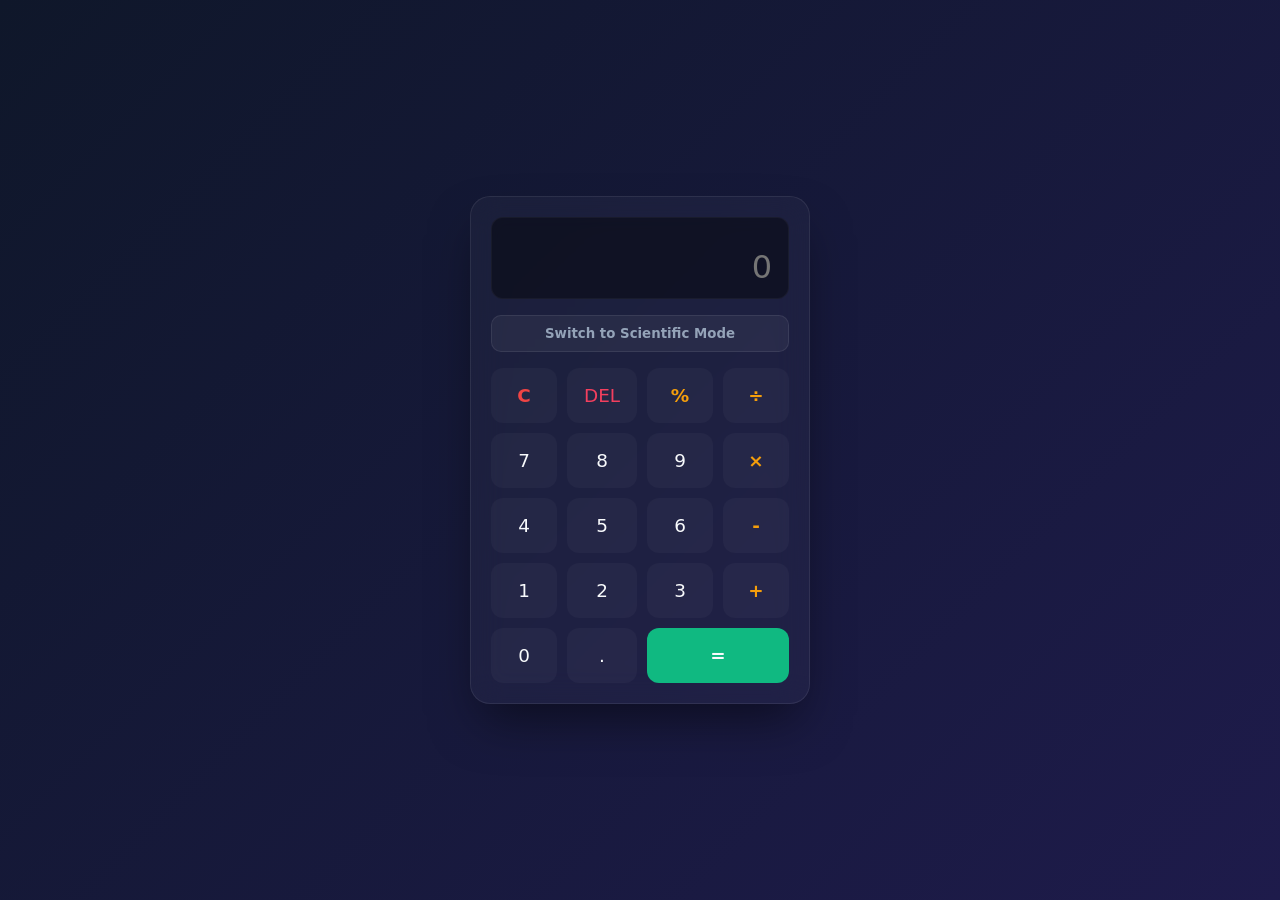
<file: index.html>
<!DOCTYPE html>
<html lang="en">
<head>
    <meta charset="UTF-8">
    <meta name="viewport" content="width=device-width, initial-scale=1.0">
    <title>Advanced Simple & Scientific Calculator</title>
    <link rel="stylesheet" href="style.css">
</head>
<body>
    <div class="calculator-container">
        <div class="screen-container">
            <div id="history" class="display-history"></div>
            <input type="text" id="display" class="display-main" readonly placeholder="0">
        </div>

        <div class="toggle-container">
            <button id="toggle-mode" class="btn-toggle">Switch to Scientific Mode</button>
        </div>

        <div id="keypad" class="keypad simple-mode">
            <button class="btn sci-btn" data-action="sin">sin</button>
            <button class="btn sci-btn" data-action="cos">cos</button>
            <button class="btn sci-btn" data-action="tan">tan</button>
            <button class="btn sci-btn" data-action="log">log</button>

            <button class="btn sci-btn" data-action="ln">ln</button>
            <button class="btn sci-btn" data-action="sqrt">√</button>
            <button class="btn sci-btn" data-action="sqr">x²</button>
            <button class="btn sci-btn" data-action="cube">x³</button>

            <button class="btn sci-btn" data-action="pow">x^y</button>
            <button class="btn sci-btn" data-action="fact">n!</button>
            <button class="btn sci-btn" data-action="pi">π</button>
            <button class="btn sci-btn" data-action="e">e</button>

            <button class="btn btn-clear" data-action="clear">C</button>
            <button class="btn btn-delete" data-action="delete">DEL</button>
            <button class="btn btn-operator" data-action="operator" data-value="%">%</button>
            <button class="btn btn-operator" data-action="operator" data-value="/">÷</button>

            <button class="btn" data-action="number" data-value="7">7</button>
            <button class="btn" data-action="number" data-value="8">8</button>
            <button class="btn" data-action="number" data-value="9">9</button>
            <button class="btn btn-operator" data-action="operator" data-value="*">×</button>

            <button class="btn" data-action="number" data-value="4">4</button>
            <button class="btn" data-action="number" data-value="5">5</button>
            <button class="btn" data-action="number" data-value="6">6</button>
            <button class="btn btn-operator" data-action="operator" data-value="-">-</button>

            <button class="btn" data-action="number" data-value="1">1</button>
            <button class="btn" data-action="number" data-value="2">2</button>
            <button class="btn" data-action="number" data-value="3">3</button>
            <button class="btn btn-operator" data-action="operator" data-value="+">+</button>

            <button class="btn" data-action="number" data-value="0">0</button>
            <button class="btn" data-action="number" data-value=".">.</button>
            <button class="btn btn-equal" data-action="calculate">=</button>
        </div>
    </div>

    <script src="script.js"></script>
</body>
</html>
</file>
<file: style.css>
:root {
    --bg: linear-gradient(135deg, #0f172a, #1e1b4b);
    --glass: rgba(255, 255, 255, 0.03);
    --border: rgba(255, 255, 255, 0.08);
    --text: #f8fafc;
    --op: #f59e0b;
    --clear: #ef4444;
    --eq: #10b981;
}

* {
    box-sizing: border-box;
    margin: 0; padding: 0;
    font-family: 'Segoe UI', system-ui, sans-serif;
}

body {
    display: flex;
    justify-content: center;
    align-items: center;
    min-height: 100vh;
    background: var(--bg);
    padding: 20px;
}

/* Main Container - Smooth transition when expanding */
.calculator-container {
    background: var(--glass);
    backdrop-filter: blur(16px);
    -webkit-backdrop-filter: blur(16px);
    border: 1px solid var(--border);
    padding: 20px;
    border-radius: 20px;
    width: 100%;
    max-width: 340px;
    box-shadow: 0 25px 50px -12px rgba(0, 0, 0, 0.5);
    transition: max-width 0.3s cubic-bezier(0.4, 0, 0.2, 1);
}

.calculator-container.scientific-active {
    max-width: 440px;
}

/* Screen Section */
.screen-container {
    background: rgba(0, 0, 0, 0.4);
    border-radius: 12px;
    padding: 12px 16px;
    margin-bottom: 16px;
    text-align: right;
    border: 1px solid rgba(255, 255, 255, 0.04);
}

.display-history {
    font-size: 0.85rem;
    color: #64748b;
    min-height: 18px;
    overflow-x: auto;
}

.display-main {
    width: 100%;
    background: transparent;
    border: none; outline: none;
    font-size: 2rem;
    color: var(--text);
    text-align: right;
}

/* Mode Toggle Button */
.btn-toggle {
    width: 100%;
    padding: 10px;
    background: rgba(255, 255, 255, 0.05);
    border: 1px solid var(--border);
    color: #94a3b8;
    border-radius: 10px;
    cursor: pointer;
    font-weight: 600;
    margin-bottom: 16px;
    transition: all 0.2s;
}

.btn-toggle:hover {
    background: rgba(255, 255, 255, 0.1);
    color: var(--text);
}

/* Keypad Grid Setup */
.keypad {
    display: grid;
    grid-template-columns: repeat(4, 1fr);
    gap: 10px;
}

/* Glassmorphic Buttons */
.btn {
    background: var(--glass);
    border: 1px solid transparent;
    padding: 16px;
    font-size: 1.15rem;
    color: var(--text);
    border-radius: 12px;
    cursor: pointer;
    transition: all 0.1s ease;
}

.btn:hover {
    background: rgba(255, 255, 255, 0.08);
    border-color: var(--border);
}

.btn:active { transform: scale(0.95); }

/* Accent Colors using CSS Variables */
.btn-operator { color: var(--op); font-weight: 600; }
.btn-clear { color: var(--clear); font-weight: 600; }
.btn-delete { color: #f43f5e; }
.sci-btn { color: #38bdf8; font-size: 1rem; } /* Modern Cyan highlight for Scientific Keys */

.btn-equal {
    background: var(--eq);
    grid-column: span 2;
    font-weight: bold;
}

.btn-equal:hover { background: #059669; }

/* Hide Scientific Buttons when in Simple Mode */
.keypad.simple-mode .sci-btn { display: none; }
</file>
